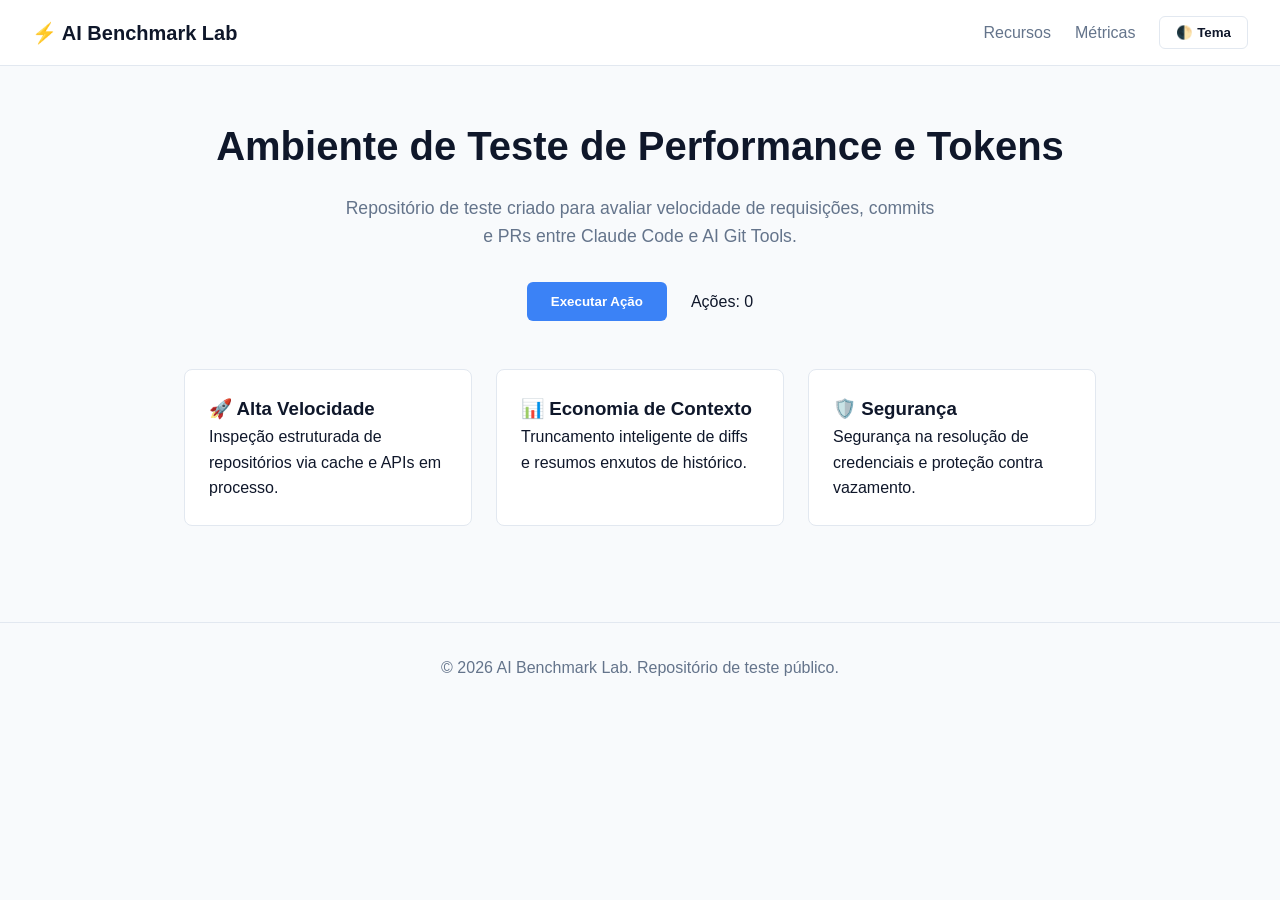
<file: index.html>
<!DOCTYPE html>
<html lang="pt-BR">
<head>
  <meta charset="UTF-8">
  <meta name="viewport" content="width=device-width, initial-scale=1.0">
  <title>Benchmark Test Site</title>
  <link rel="stylesheet" href="styles.css">
</head>
<body>
  <header class="navbar">
    <div class="logo">⚡ AI Benchmark Lab</div>
    <nav>
      <a href="#features">Recursos</a>
      <a href="#stats">Métricas</a>
      <button id="themeToggle" class="btn-theme">🌓 Tema</button>
    </nav>
  </header>

  <main class="container">
    <section class="hero">
      <h1>Ambiente de Teste de Performance e Tokens</h1>
      <p>Repositório de teste criado para avaliar velocidade de requisições, commits e PRs entre Claude Code e AI Git Tools.</p>
      <div class="hero-actions">
        <button id="btnAction" class="btn-primary">Executar Ação</button>
        <span id="counterText">Ações: 0</span>
      </div>
    </section>

    <section id="features" class="grid-cards">
      <div class="card">
        <h3>🚀 Alta Velocidade</h3>
        <p>Inspeção estruturada de repositórios via cache e APIs em processo.</p>
      </div>
      <div class="card">
        <h3>📊 Economia de Contexto</h3>
        <p>Truncamento inteligente de diffs e resumos enxutos de histórico.</p>
      </div>
      <div class="card">
        <h3>🛡️ Segurança</h3>
        <p>Segurança na resolução de credenciais e proteção contra vazamento.</p>
      </div>
    </section>
  </main>

  <footer>
    <p>&copy; 2026 AI Benchmark Lab. Repositório de teste público.</p>
  </footer>

  <script src="app.js"></script>
</body>
</html>
</file>
<file: styles.css>
* {
  margin: 0;
  padding: 0;
  box-sizing: border-box;
}

:root {
  --bg-color: #f8fafc;
  --card-bg: #ffffff;
  --text-main: #0f172a;
  --text-muted: #64748b;
  --primary: #3b82f6;
  --primary-hover: #2563eb;
  --border: #e2e8f0;
}

[data-theme="dark"] {
  --bg-color: #0b0f19;
  --card-bg: #1e293b;
  --text-main: #f8fafc;
  --text-muted: #94a3b8;
  --primary: #60a5fa;
  --primary-hover: #3b82f6;
  --border: #334155;
}

body {
  font-family: -apple-system, BlinkMacSystemFont, "Segoe UI", Roboto, sans-serif;
  background-color: var(--bg-color);
  color: var(--text-main);
  line-height: 1.6;
  transition: background-color 0.3s ease, color 0.3s ease;
}

.navbar {
  display: flex;
  justify-content: space-between;
  align-items: center;
  padding: 1rem 2rem;
  background: var(--card-bg);
  border-bottom: 1px solid var(--border);
}

.logo {
  font-weight: 700;
  font-size: 1.25rem;
}

nav {
  display: flex;
  gap: 1.5rem;
  align-items: center;
}

nav a {
  text-decoration: none;
  color: var(--text-muted);
  font-weight: 500;
}

.container {
  max-width: 960px;
  margin: 0 auto;
  padding: 3rem 1.5rem;
}

.hero {
  text-align: center;
  margin-bottom: 3rem;
}

.hero h1 {
  font-size: 2.5rem;
  margin-bottom: 1rem;
}

.hero p {
  color: var(--text-muted);
  font-size: 1.1rem;
  max-width: 600px;
  margin: 0 auto 2rem;
}

.hero-actions {
  display: flex;
  justify-content: center;
  align-items: center;
  gap: 1.5rem;
}

button {
  cursor: pointer;
  border-radius: 6px;
  font-weight: 600;
  border: none;
}

.btn-primary {
  padding: 0.75rem 1.5rem;
  background-color: var(--primary);
  color: white;
}

.btn-theme {
  padding: 0.5rem 1rem;
  background: transparent;
  border: 1px solid var(--border);
  color: var(--text-main);
}

.grid-cards {
  display: grid;
  grid-template-columns: repeat(auto-fit, minmax(260px, 1fr));
  gap: 1.5rem;
}

.card {
  background: var(--card-bg);
  padding: 1.5rem;
  border-radius: 8px;
  border: 1px solid var(--border);
}

footer {
  text-align: center;
  padding: 2rem;
  color: var(--text-muted);
  border-top: 1px solid var(--border);
  margin-top: 3rem;
}
</file>
